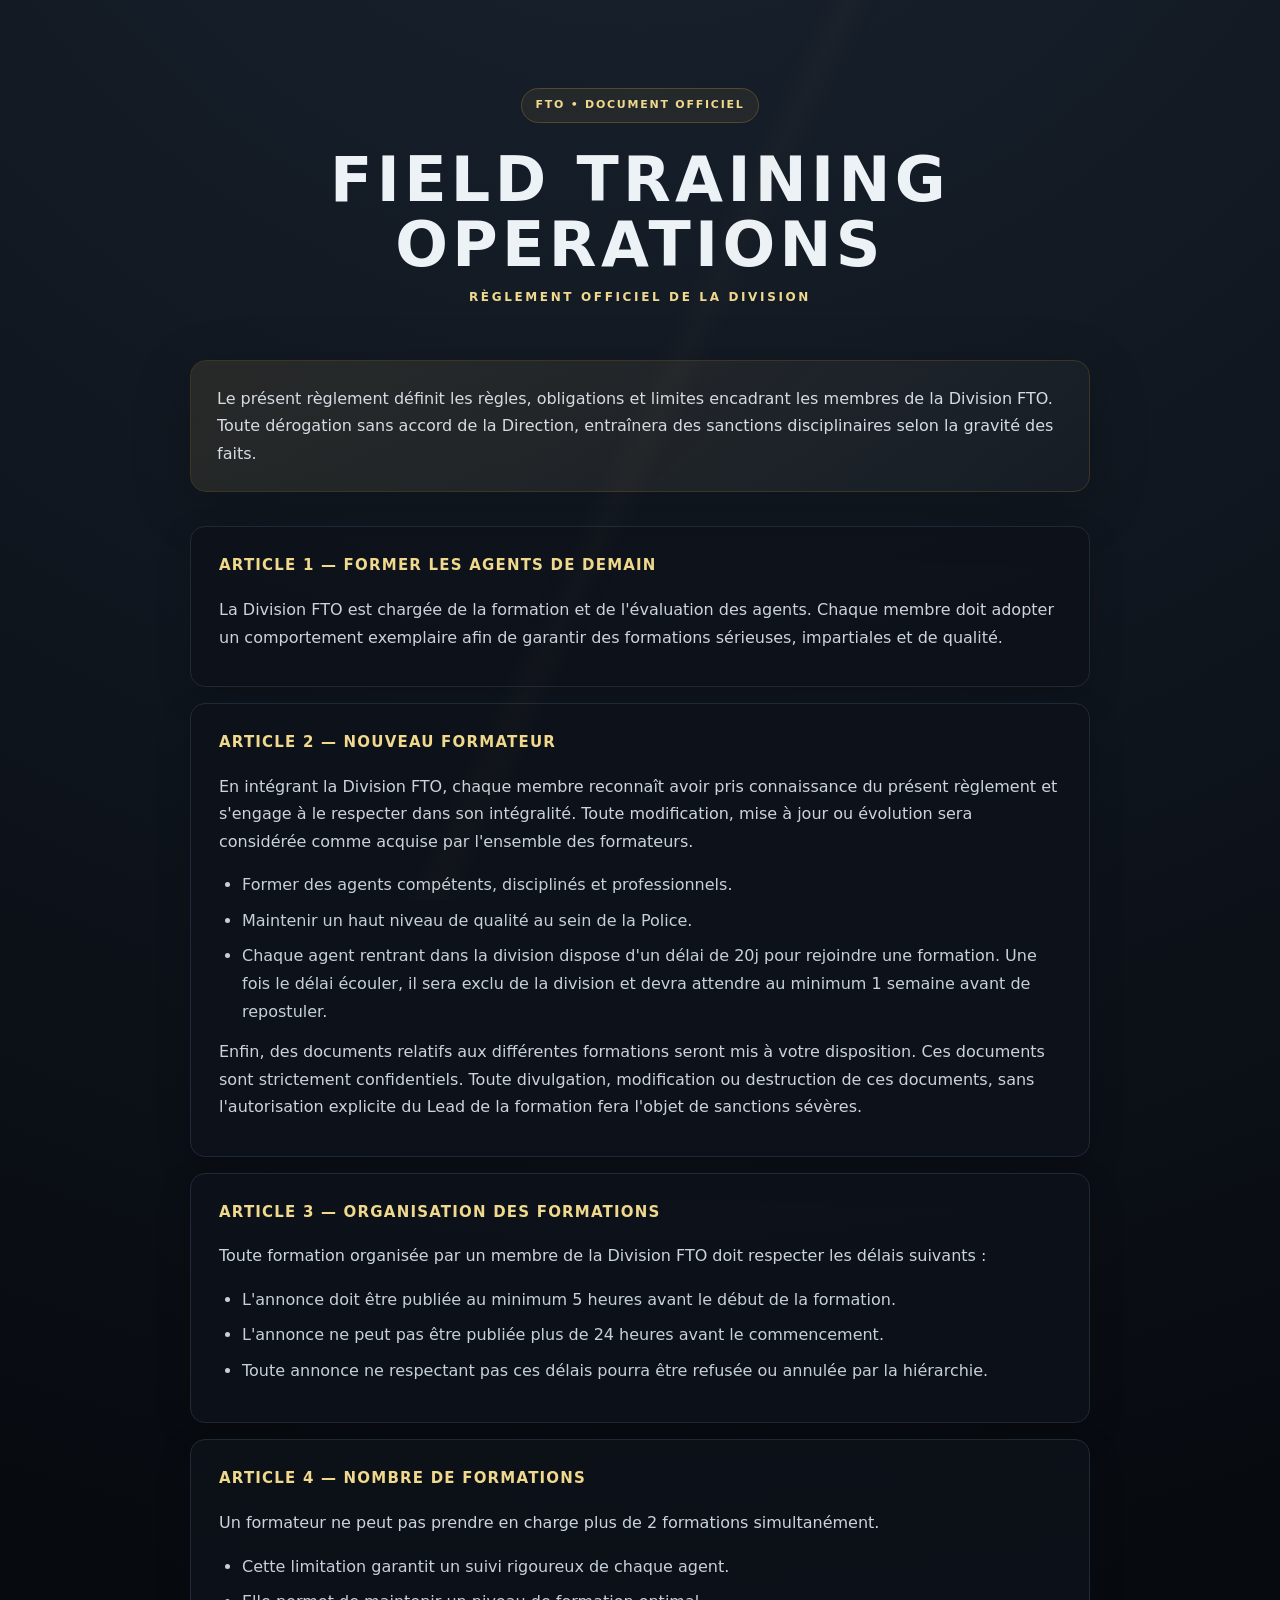
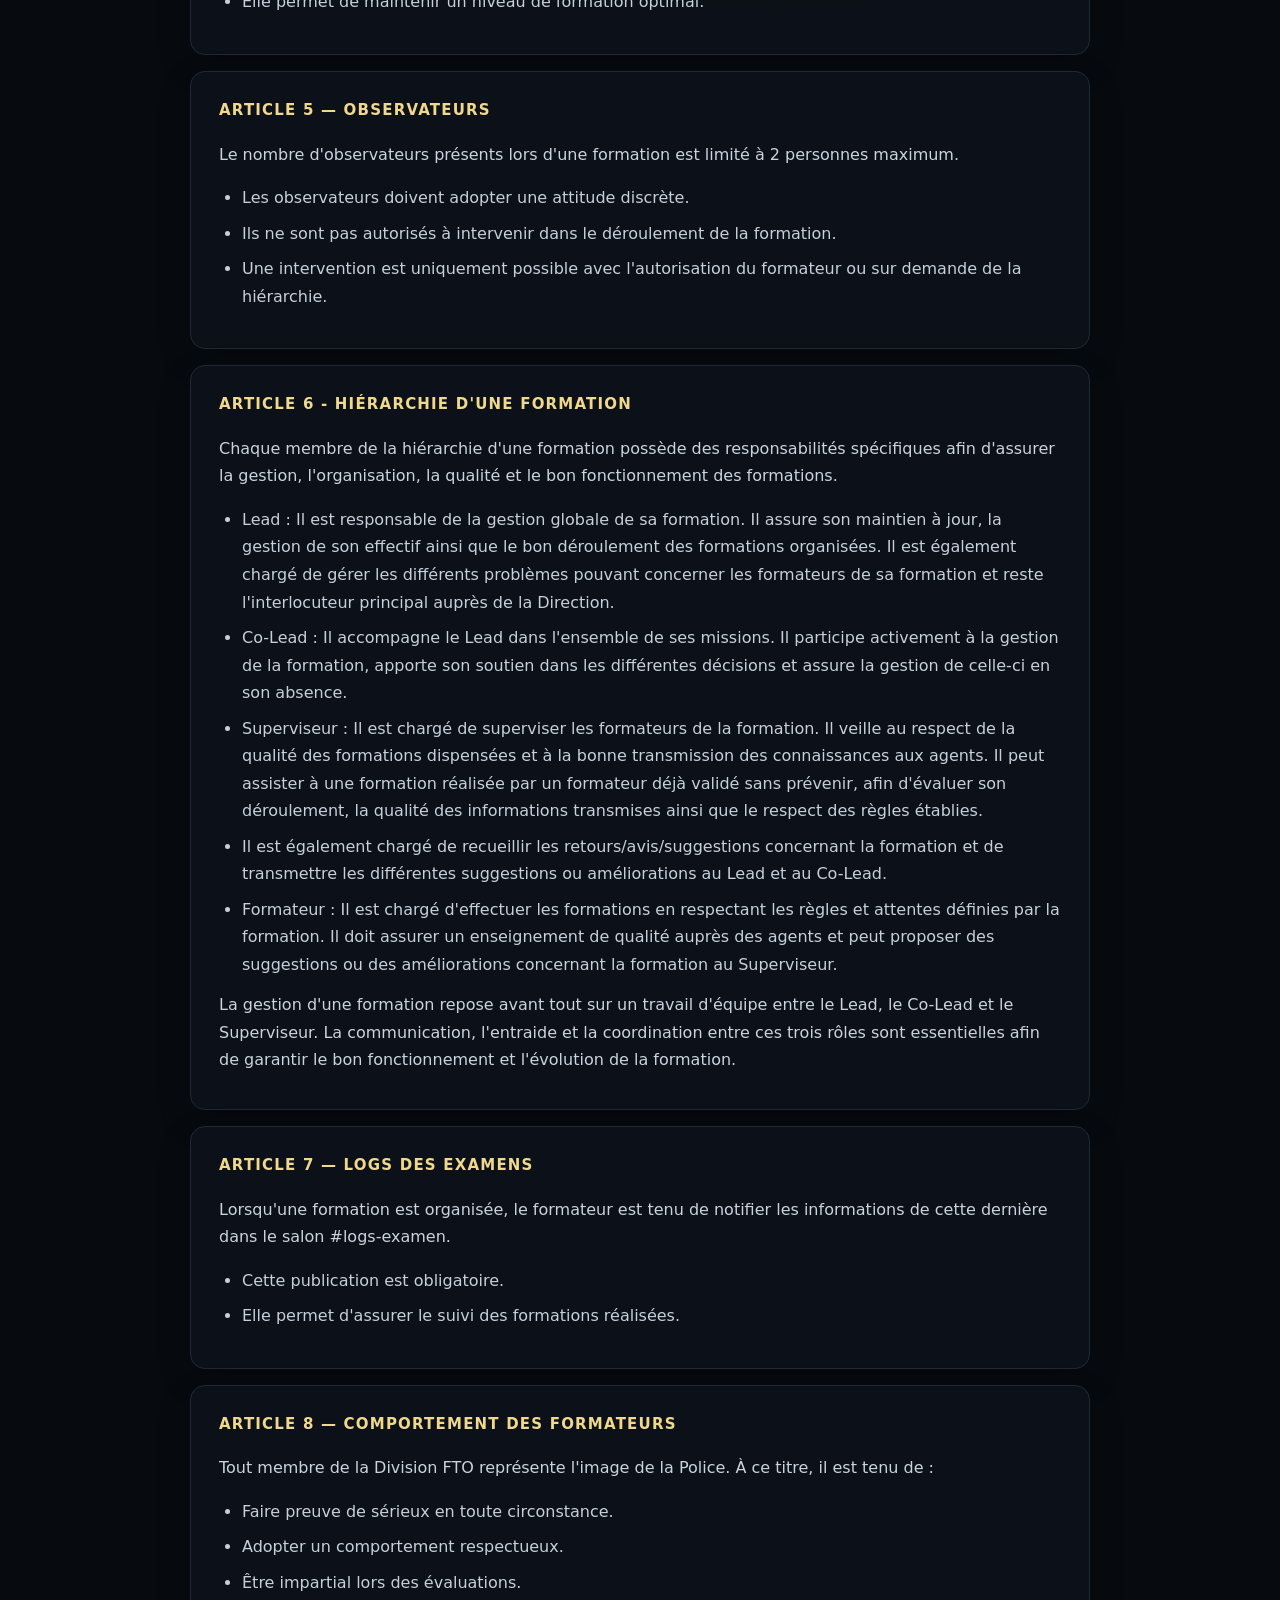
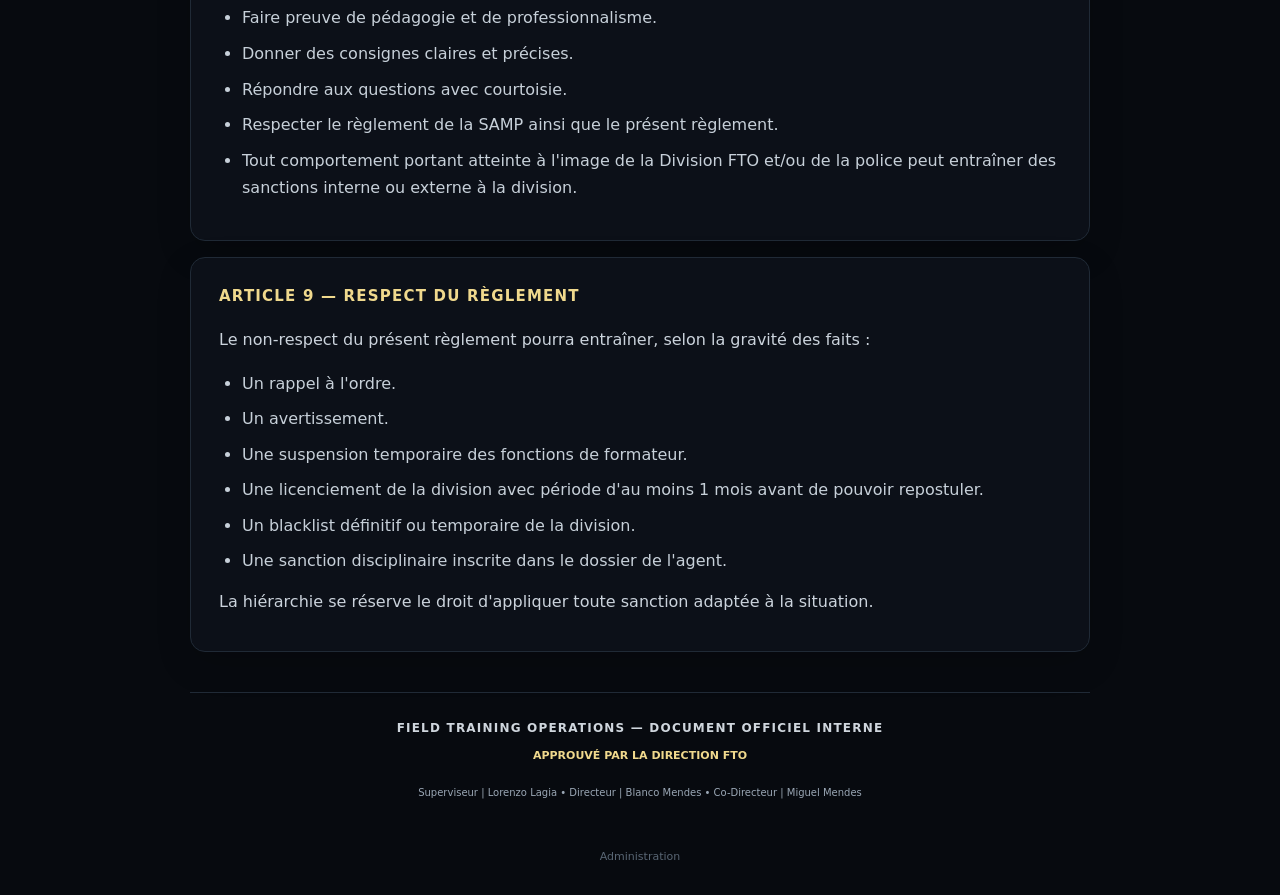
<file: index.html>
<!doctype html>
<html lang="fr">
<head>
<meta charset="utf-8">
<meta name="viewport" content="width=device-width,initial-scale=1">
<title>FIELD TRAINING OPERATIONS</title>
<link rel="stylesheet" href="style.css">
</head>
<body>
<div class="ambient"></div>
<header class="hero">
  <div class="badge">FTO • DOCUMENT OFFICIEL</div>
  <h1 id="title"></h1>
  <p id="subtitle"></p>
</header>
<main class="container">
  <div class="intro" id="intro"></div>
  <div id="articles"></div>
  <footer>
    <strong id="footer"></strong>
    <span id="approval"></span>
    <small id="signatures"></small>
  </footer>
  <a class="admin-link" href="admin/">Administration</a>
</main>
<script src="app.js"></script>
</body>
</html>
</file>
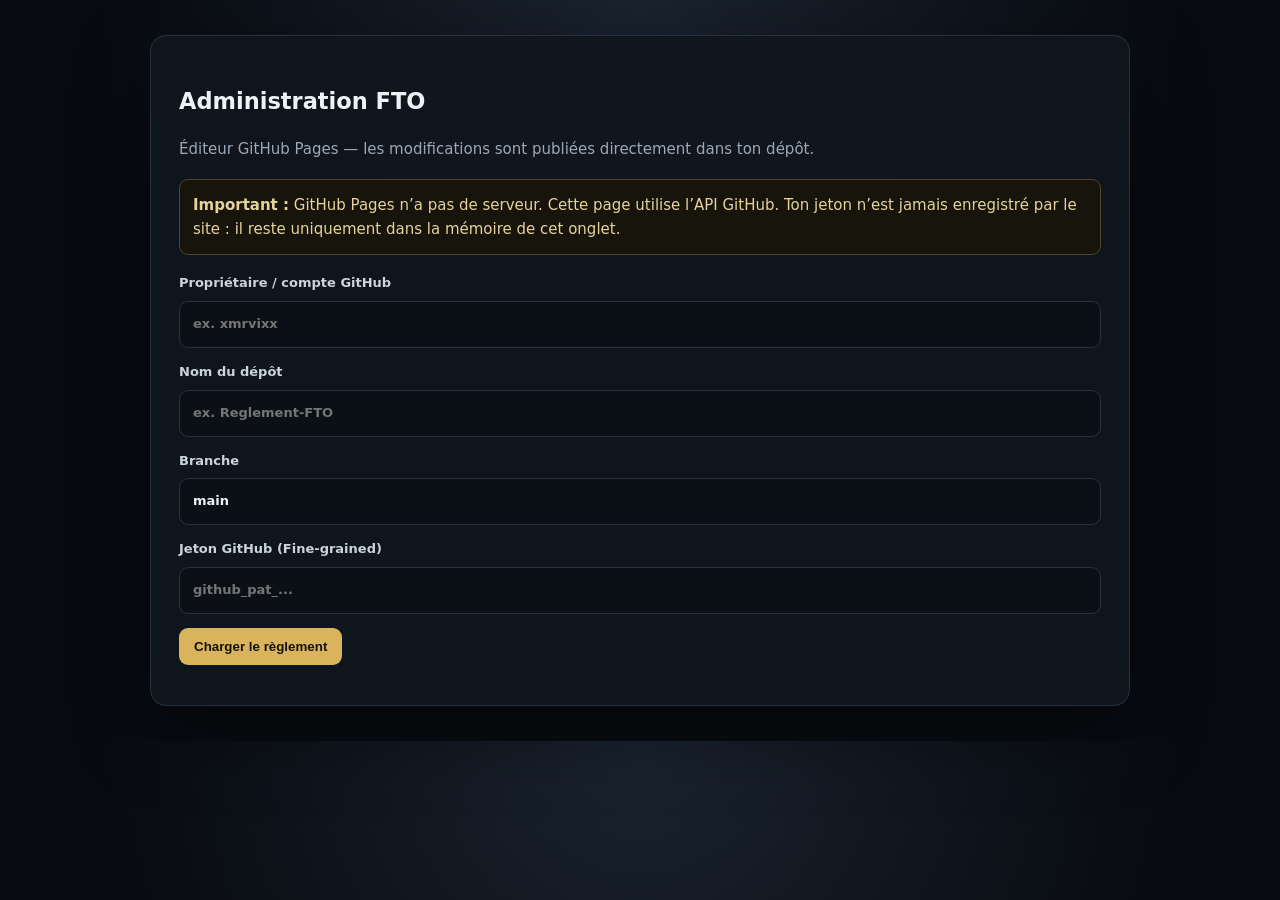
<file: fto-github-pages/admin/index.html>
<!doctype html>
<html lang="fr">
<head>
<meta charset="utf-8">
<meta name="viewport" content="width=device-width,initial-scale=1">
<title>Administration FTO</title>
<link rel="stylesheet" href="admin.css">
</head>
<body>
<main class="wrap">
<section class="card">
<h1>Administration FTO</h1>
<p class="muted">Éditeur GitHub Pages — les modifications sont publiées directement dans ton dépôt.</p>
<div class="warning"><b>Important :</b> GitHub Pages n’a pas de serveur. Cette page utilise l’API GitHub. Ton jeton n’est jamais enregistré par le site : il reste uniquement dans la mémoire de cet onglet.</div>
<label>Propriétaire / compte GitHub<input id="owner" placeholder="ex. xmrvixx"></label>
<label>Nom du dépôt<input id="repo" placeholder="ex. Reglement-FTO"></label>
<label>Branche<input id="branch" value="main"></label>
<label>Jeton GitHub (Fine-grained)<input id="token" type="password" autocomplete="off" placeholder="github_pat_..."></label>
<button id="connect">Charger le règlement</button>
<span id="status"></span>
</section>

<section id="editor" class="card hidden">
<div class="top"><div><span class="tag">ÉDITEUR</span><h2>Règlement</h2></div><a href="../">← Voir le site</a></div>
<label>Titre<input id="title"></label>
<label>Sous-titre<input id="subtitle"></label>
<label>Introduction<textarea id="intro" rows="4"></textarea></label>
<div id="articles"></div>
<div class="actions">
<button id="add">+ Ajouter un article</button>
<button id="publish">Publier sur GitHub</button>
</div>
<div id="publishStatus"></div>
</section>
</main>
<script src="admin.js"></script>
</body>
</html>
</file>
<file: style.css>
:root{--bg:#070a0f;--panel:#0d121a;--panel2:#101720;--line:#202a36;--text:#edf2f7;--muted:#9aa7b5;--accent:#d9b45c;--accent2:#f0d98d}
*{box-sizing:border-box}html{scroll-behavior:smooth}body{margin:0;background:radial-gradient(circle at 50% -10%,#1a2431 0,#070a0f 45%);color:var(--text);font-family:Inter,ui-sans-serif,system-ui,-apple-system,BlinkMacSystemFont,"Segoe UI",sans-serif;line-height:1.72}
.ambient{position:fixed;inset:0;pointer-events:none;background:linear-gradient(115deg,transparent 0 48%,rgba(217,180,92,.025) 50%,transparent 52%)}
.hero{max-width:1050px;margin:auto;padding:88px 28px 52px;text-align:center}.badge{display:inline-block;border:1px solid #544829;background:rgba(217,180,92,.07);color:var(--accent2);padding:7px 13px;border-radius:999px;font-size:11px;font-weight:800;letter-spacing:.16em}.hero h1{font-size:clamp(31px,6vw,62px);line-height:1.05;letter-spacing:.07em;margin:24px 0 10px;font-weight:900}.hero p{margin:0;color:var(--accent2);letter-spacing:.22em;font-size:12px;font-weight:800}
.container{width:min(900px,calc(100% - 34px));margin:auto}.intro{background:linear-gradient(135deg,rgba(217,180,92,.11),rgba(255,255,255,.025));border:1px solid #3c3524;border-radius:16px;padding:24px 26px;color:#d5dbe2;margin-bottom:34px;box-shadow:0 15px 60px rgba(0,0,0,.2)}
article{background:rgba(13,18,26,.86);border:1px solid var(--line);border-radius:15px;padding:26px 28px;margin:16px 0;box-shadow:0 12px 35px rgba(0,0,0,.16)}article h2{font-size:15px;letter-spacing:.08em;color:var(--accent2);margin:0 0 17px}article p{margin:9px 0;color:#cbd3dc}article ul{margin:12px 0 8px;padding-left:23px;color:#c7d0d9}article li{padding:4px 0}footer{margin:40px 0 70px;padding:25px 5px;border-top:1px solid var(--line);text-align:center;color:var(--muted)}footer strong{display:block;color:#cfd6dd;letter-spacing:.1em;font-size:12px}footer span{display:block;color:var(--accent2);font-size:11px;margin-top:9px;font-weight:800}footer small{display:block;margin-top:18px;font-size:10px;line-height:1.7}.admin-link{display:block;text-align:center;color:#596674;text-decoration:none;font-size:11px;margin:-48px 0 28px}.admin-link:hover{color:var(--accent2)}
@media(max-width:600px){.hero{padding:55px 18px 35px}.hero h1{letter-spacing:.04em}.container{width:min(100% - 22px,900px)}article{padding:21px 19px}.intro{padding:20px}.hero p{letter-spacing:.13em}}
</file>
<file: fto-github-pages/admin/admin.css>
:root{--bg:#080b10;--card:#10161e;--line:#28323e;--text:#edf2f7;--muted:#9ba8b6;--gold:#d9b45c}
*{box-sizing:border-box}body{margin:0;background:radial-gradient(circle at 50% 0,#1a2330,#080b10 55%);color:var(--text);font:15px/1.6 system-ui,sans-serif}.wrap{width:min(980px,calc(100% - 28px));margin:35px auto}.card{background:rgba(16,22,30,.95);border:1px solid var(--line);border-radius:16px;padding:28px;margin-bottom:18px;box-shadow:0 25px 80px #0006}.hidden{display:none}.muted{color:var(--muted)}.warning{padding:13px;border:1px solid #51462c;background:#17140c;border-radius:9px;color:#e5d39b;margin:18px 0}label{display:block;color:#cbd3db;font-weight:700;font-size:13px;margin:14px 0}input,textarea{display:block;width:100%;margin-top:7px;padding:12px 13px;border:1px solid var(--line);border-radius:9px;background:#0b1016;color:var(--text);font:inherit}button{border:0;border-radius:9px;padding:11px 15px;background:var(--gold);color:#15120a;font-weight:900;cursor:pointer}.top{display:flex;justify-content:space-between;align-items:center}.top a{color:var(--gold);text-decoration:none}.tag{color:var(--gold);letter-spacing:.18em;font-size:11px;font-weight:900}.article{border:1px solid var(--line);border-radius:13px;padding:18px;margin:18px 0}.articleHead{display:flex;justify-content:space-between;gap:10px}.articleHead h3{margin:0;color:var(--gold);font-size:14px}.remove{background:#2a1717;color:#ffb2b2}.actions{display:flex;gap:10px;flex-wrap:wrap;margin-top:25px}#publish{min-width:210px}#status,#publishStatus{display:block;margin-top:12px;color:var(--gold);font-weight:800}@media(max-width:600px){.wrap{margin:16px auto}.card{padding:18px}.top{align-items:flex-start}}
</file>
